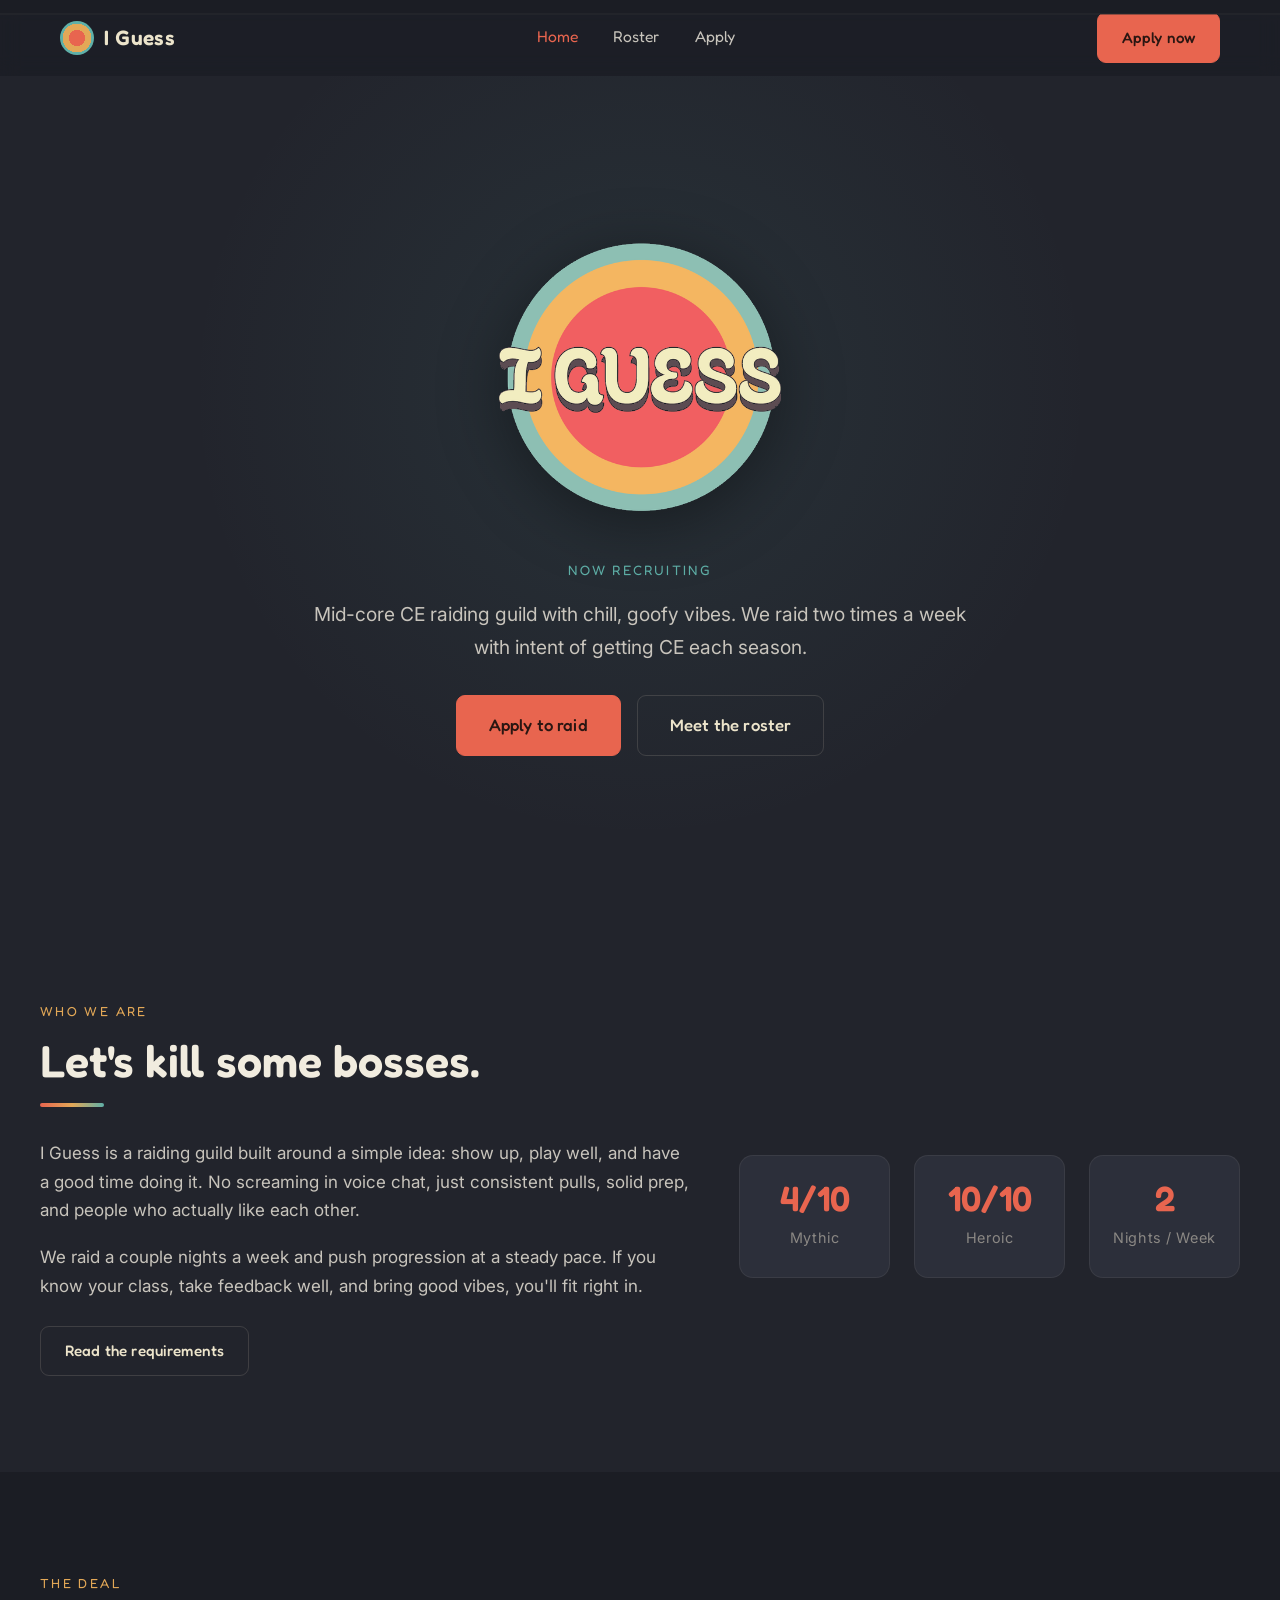
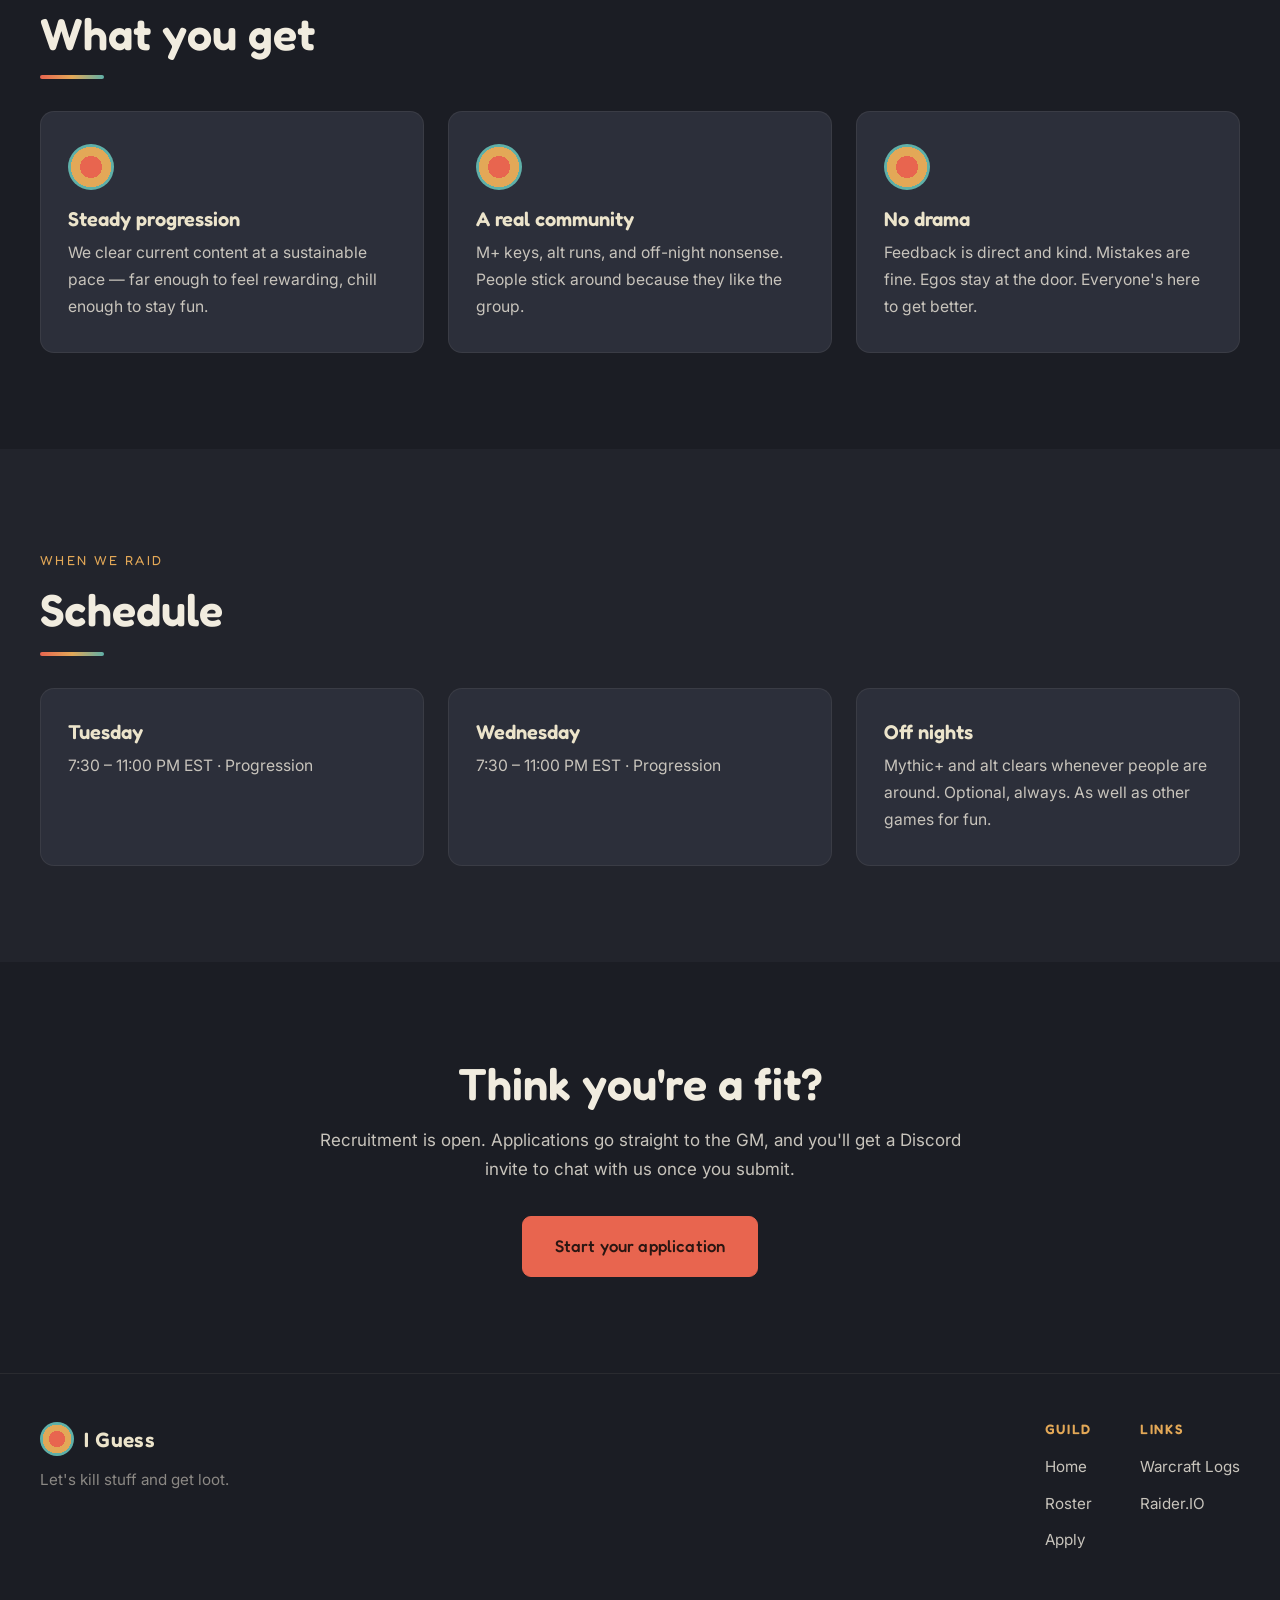
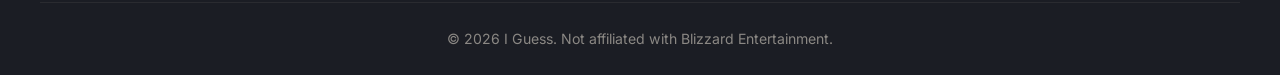
<file: index.html>
<!DOCTYPE html>
<html lang="en">
<head>
  <meta charset="UTF-8">
  <meta name="viewport" content="width=device-width, initial-scale=1.0">
  <meta name="description" content="I Guess — a World of Warcraft raiding guild. Laid-back attitude, serious about progression. Now recruiting.">
  <title>I Guess</title>
  <link rel="icon" href="images/favicon.png">
  <link rel="stylesheet" href="style.css">
  <link rel="preconnect" href="https://fonts.googleapis.com">
  <link rel="preconnect" href="https://fonts.gstatic.com" crossorigin>
  <link href="https://fonts.googleapis.com/css2?family=Fredoka:wght@400;500;600;700&family=Inter:wght@400;500;600&display=swap" rel="stylesheet">
</head>
<body>

  <a href="#main-content" class="skip-link">Skip to main content</a>

  <!-- ===== HEADER ===== -->
  <header id="site-header">
    <div class="header-inner">
      <a href="index.html" class="logo" aria-label="I Guess — home">
        <span class="logo-emblem" aria-hidden="true"></span>
        <span class="logo-text">I Guess</span>
      </a>
      <nav class="main-nav" aria-label="Main navigation">
        <ul>
          <li><a href="index.html" class="nav-link active">Home</a></li>
          <li><a href="roster.html" class="nav-link">Roster</a></li>
          <li><a href="apply.html" class="nav-link">Apply</a></li>
        </ul>
      </nav>
      <div class="header-controls">
        <a href="apply.html" class="btn-primary">Apply now</a>
      </div>
      <button class="mobile-menu-btn" id="mobile-menu-btn"
        aria-label="Open navigation menu" aria-expanded="false" aria-controls="mobile-nav">
        <span></span><span></span><span></span>
      </button>
    </div>
    <nav class="mobile-nav" id="mobile-nav" aria-label="Mobile navigation" aria-hidden="true">
      <ul>
        <li><a href="index.html">Home</a></li>
        <li><a href="roster.html">Roster</a></li>
        <li><a href="apply.html">Apply</a></li>
      </ul>
      <div class="mobile-controls">
        <a href="apply.html" class="btn-primary">Apply now</a>
      </div>
    </nav>
  </header>

  <main id="main-content">

    <!-- ===== HERO ===== -->
    <section class="hero" aria-labelledby="hero-heading">
      <div class="hero-inner" data-reveal>
        <img src="images/iguess-banner.png" alt="I Guess guild logo" class="hero-banner" width="560">
        <h1 class="sr-only" id="hero-heading">I Guess — World of Warcraft raiding guild</h1>
        <p class="hero-eyebrow">Now Recruiting</p>
        <p class="hero-description">
          Mid-core CE raiding guild with chill, goofy vibes. We raid two times a week with intent of getting CE each season.
        </p>
        <div class="hero-cta">
          <a href="apply.html" class="btn-primary btn-large">Apply to raid</a>
          <a href="roster.html" class="btn-ghost btn-large">Meet the roster</a>
        </div>
      </div>
    </section>

    <!-- ===== ABOUT ===== -->
    <section class="section-block" id="about" aria-labelledby="about-heading">
      <div class="section-inner">
        <p class="section-tag">Who we are</p>
        <h2 class="section-title" id="about-heading">Let's kill some bosses.</h2>
        <div class="divider" aria-hidden="true"></div>
        <div class="about-cols">
          <div class="about-text-col">
            <p class="body-text" data-reveal>
              I Guess is a raiding guild built around a simple idea: show up, play well, and have
              a good time doing it. No screaming in voice chat, just consistent pulls, solid prep, 
              and people who actually like each other.
            </p>
            <p class="body-text" data-reveal>
              We raid a couple nights a week and push progression at a steady pace. If you know your
              class, take feedback well, and bring good vibes, you'll fit right in.
            </p>
            <a href="apply.html" class="btn-ghost" style="margin-top:0.5rem;">Read the requirements</a>
          </div>
          <div class="about-stats-col">
            <!-- EDIT: update these to reflect current status -->
            <ul class="stat-list" aria-label="Guild status">
              <li><span class="stat-num">4/10</span><span class="stat-label">Mythic</span></li>
              <li><span class="stat-num">10/10</span><span class="stat-label">Heroic</span></li>
              <li><span class="stat-num">2</span><span class="stat-label">Nights / Week</span></li>
            </ul>
          </div>
        </div>
      </div>
    </section>

    <!-- ===== WHAT WE OFFER ===== -->
    <section class="section-block dark-section" id="offer" aria-labelledby="offer-heading">
      <div class="section-inner">
        <p class="section-tag">The deal</p>
        <h2 class="section-title" id="offer-heading">What you get</h2>
        <div class="divider" aria-hidden="true"></div>
        <div class="feature-grid">
          <article class="feature-card" data-reveal>
            <div class="feature-icon" aria-hidden="true"></div>
            <h3 class="feature-name">Steady progression</h3>
            <p class="feature-desc">We clear current content at a sustainable pace — far enough to feel rewarding, chill enough to stay fun.</p>
          </article>
          <article class="feature-card" data-reveal>
            <div class="feature-icon" aria-hidden="true"></div>
            <h3 class="feature-name">A real community</h3>
            <p class="feature-desc">M+ keys, alt runs, and off-night nonsense. People stick around because they like the group.</p>
          </article>
          <article class="feature-card" data-reveal>
            <div class="feature-icon" aria-hidden="true"></div>
            <h3 class="feature-name">No drama</h3>
            <p class="feature-desc">Feedback is direct and kind. Mistakes are fine. Egos stay at the door. Everyone's here to get better.</p>
          </article>
        </div>
      </div>
    </section>

    <!-- ===== RAID SCHEDULE ===== -->
    <section class="section-block" id="schedule" aria-labelledby="schedule-heading">
      <div class="section-inner">
        <p class="section-tag">When we raid</p>
        <h2 class="section-title" id="schedule-heading">Schedule</h2>
        <div class="divider" aria-hidden="true"></div>
        <div class="feature-grid">
          <!-- EDIT: set your real raid nights/times -->
          <article class="feature-card" data-reveal>
            <h3 class="feature-name">Tuesday</h3>
            <p class="feature-desc">7:30 – 11:00 PM EST · Progression</p>
          </article>
          <article class="feature-card" data-reveal>
            <h3 class="feature-name">Wednesday</h3>
            <p class="feature-desc">7:30 – 11:00 PM EST · Progression</p>
          </article>
          <article class="feature-card" data-reveal>
            <h3 class="feature-name">Off nights</h3>
            <p class="feature-desc">Mythic+ and alt clears whenever people are around. Optional, always. As well as other games for fun.</p>
          </article>
        </div>
      </div>
    </section>

    <!-- ===== CTA ===== -->
    <section class="section-block dark-section" aria-labelledby="cta-heading">
      <div class="section-inner" style="text-align:center;">
        <h2 class="section-title" id="cta-heading" data-reveal>Think you're a fit?</h2>
        <p class="body-text" style="margin:0 auto 2rem;text-align:center;" data-reveal>
          Recruitment is open. Applications go straight to the GM, and you'll get a Discord
          invite to chat with us once you submit.
        </p>
        <a href="apply.html" class="btn-primary btn-large" data-reveal>Start your application</a>
      </div>
    </section>

  </main>

  <!-- ===== FOOTER ===== -->
  <footer id="site-footer">
    <div class="footer-inner">
      <div class="footer-brand">
        <a href="index.html" class="logo" aria-label="I Guess home">
          <span class="logo-emblem" aria-hidden="true"></span>
          <span class="logo-text">I Guess</span>
        </a>
        <p class="footer-tagline">Let's kill stuff and get loot.</p>
      </div>
      <nav class="footer-nav" aria-label="Footer navigation">
        <div class="footer-col">
          <h3 class="footer-heading">Guild</h3>
          <ul>
            <li><a href="index.html">Home</a></li>
            <li><a href="roster.html">Roster</a></li>
            <li><a href="apply.html">Apply</a></li>
          </ul>
        </div>
        <div class="footer-col">
          <h3 class="footer-heading">Links</h3>
          <ul>
            <li><a href="https://www.warcraftlogs.com/guild/us/area-52/i%20guess" target="_blank" rel="noopener noreferrer">Warcraft Logs</a></li>
            <li><a href="https://raider.io/guilds/us/area-52/I%20Guess" target="_blank" rel="noopener noreferrer">Raider.IO</a></li>
          </ul>
        </div>
      </nav>
    </div>
    <div class="footer-bottom">
      <p>&copy; 2026 I Guess. Not affiliated with Blizzard Entertainment.</p>
    </div>
  </footer>

  <script src="script.js"></script>
</body>
</html>
</file>
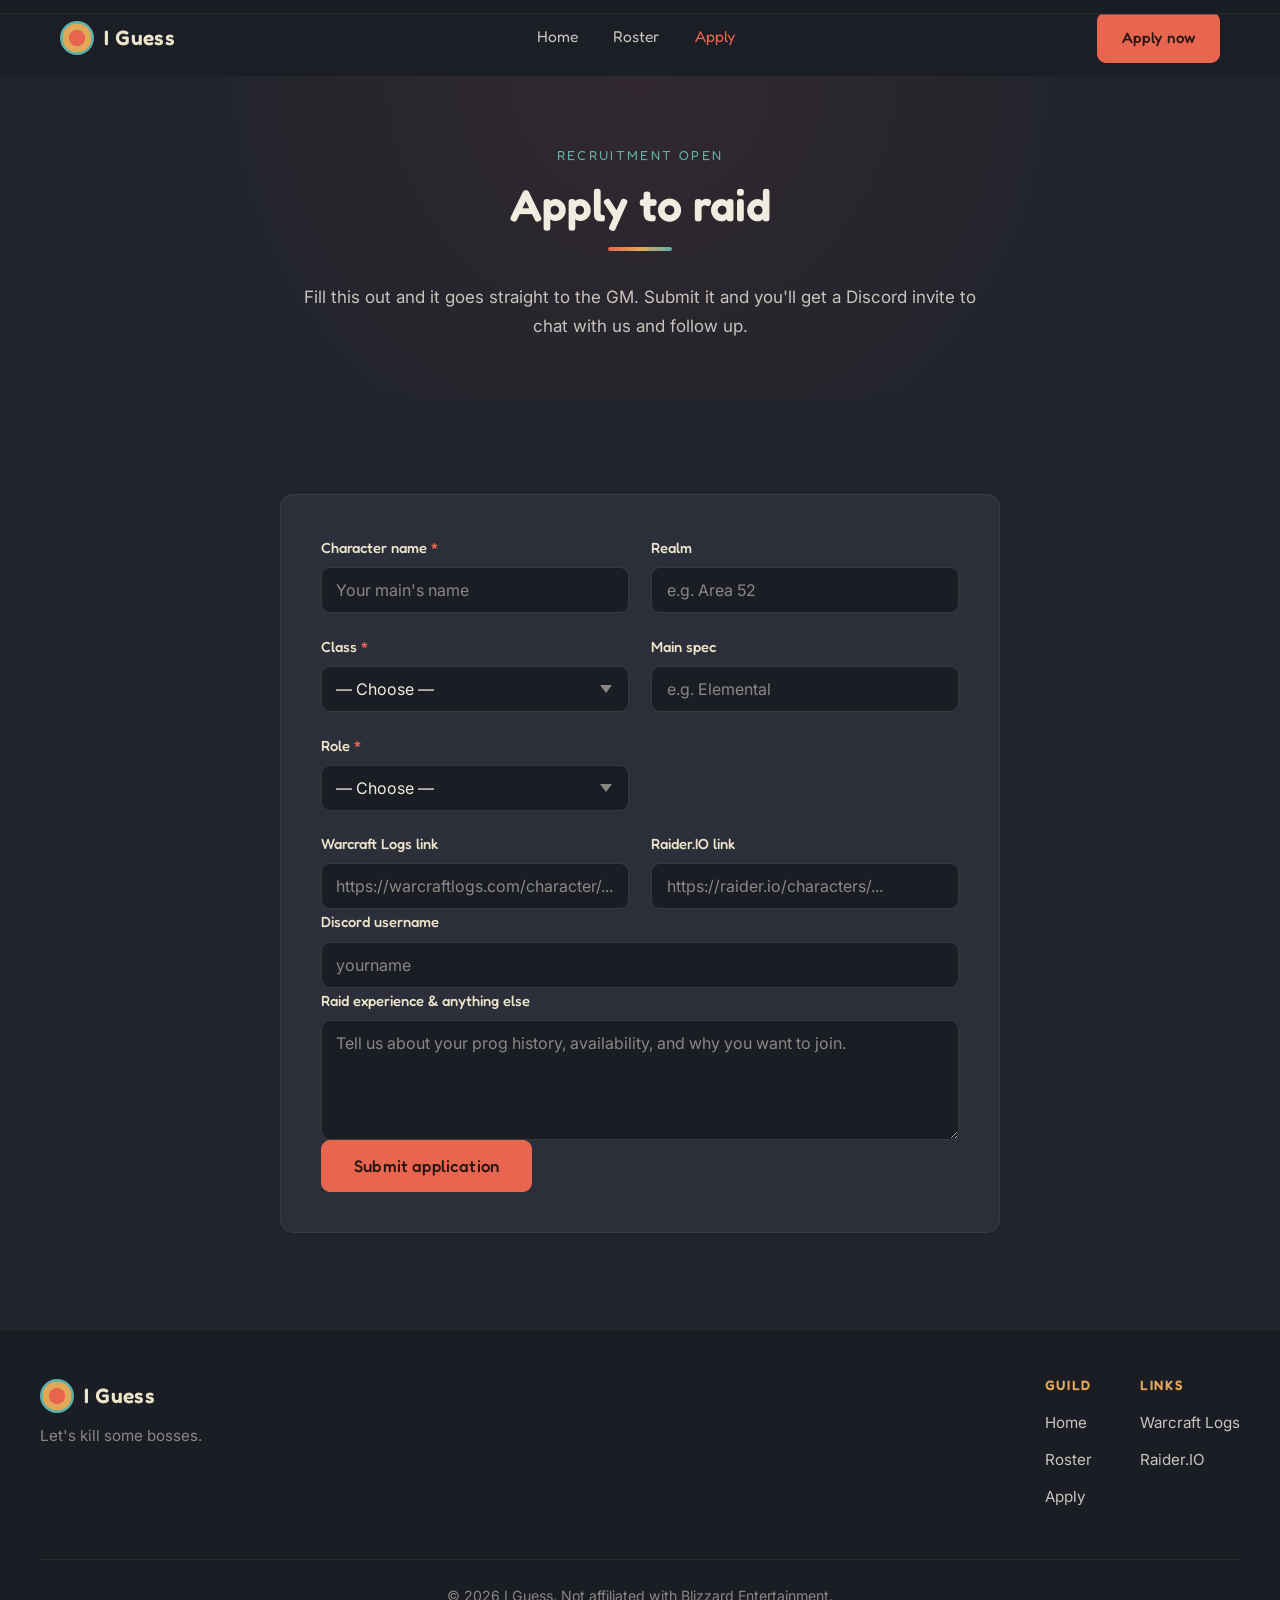
<file: apply.html>
<!DOCTYPE html>
<html lang="en">
<head>
  <meta charset="UTF-8">
  <meta name="viewport" content="width=device-width, initial-scale=1.0">
  <meta name="description" content="Apply to join I Guess — a World of Warcraft raiding guild. Submit your application and get a Discord invite.">
  <title>Apply — I Guess</title>
  <link rel="icon" href="images/favicon.png">
  <link rel="stylesheet" href="style.css">
  <link rel="preconnect" href="https://fonts.googleapis.com">
  <link rel="preconnect" href="https://fonts.gstatic.com" crossorigin>
  <link href="https://fonts.googleapis.com/css2?family=Fredoka:wght@400;500;600;700&family=Inter:wght@400;500;600&display=swap" rel="stylesheet">
</head>
<body>

  <a href="#main-content" class="skip-link">Skip to main content</a>

  <!-- ===== HEADER ===== -->
  <header id="site-header">
    <div class="header-inner">
      <a href="index.html" class="logo" aria-label="I Guess — home">
        <span class="logo-emblem" aria-hidden="true"></span>
        <span class="logo-text">I Guess</span>
      </a>
      <nav class="main-nav" aria-label="Main navigation">
        <ul>
          <li><a href="index.html" class="nav-link">Home</a></li>
          <li><a href="roster.html" class="nav-link">Roster</a></li>
          <li><a href="apply.html" class="nav-link active">Apply</a></li>
        </ul>
      </nav>
      <div class="header-controls">
        <a href="apply.html" class="btn-primary">Apply now</a>
      </div>
      <button class="mobile-menu-btn" id="mobile-menu-btn"
        aria-label="Open navigation menu" aria-expanded="false" aria-controls="mobile-nav">
        <span></span><span></span><span></span>
      </button>
    </div>
    <nav class="mobile-nav" id="mobile-nav" aria-label="Mobile navigation" aria-hidden="true">
      <ul>
        <li><a href="index.html">Home</a></li>
        <li><a href="roster.html">Roster</a></li>
        <li><a href="apply.html">Apply</a></li>
      </ul>
      <div class="mobile-controls">
        <a href="apply.html" class="btn-primary">Apply now</a>
      </div>
    </nav>
  </header>

  <main id="main-content">

    <div class="page-head">
      <p class="section-tag">Recruitment open</p>
      <h1 class="section-title">Apply to raid</h1>
      <div class="divider" aria-hidden="true"></div>
      <p class="body-text">Fill this out and it goes straight to the GM. Submit it and you'll get a Discord invite to chat with us and follow up.</p>
    </div>

    <section class="section-block" aria-label="Application form">
      <div class="form-wrap">

        <form id="application-form" action="https://formspree.io/f/xojowbak" method="POST" novalidate>

          <!-- so the email subject is readable in your inbox -->
          <input type="hidden" name="_subject" value="New I Guess guild application">

          <div class="form-row">
            <div class="form-group">
              <label class="form-label" for="app-character">Character name <span class="req-mark">*</span></label>
              <input class="form-input" type="text" id="app-character" name="character" placeholder="Your main's name" autocomplete="off">
              <span class="field-error" id="app-character-error" role="alert" aria-live="polite"></span>
            </div>
            <div class="form-group">
              <label class="form-label" for="app-realm">Realm</label>
              <input class="form-input" type="text" id="app-realm" name="realm" placeholder="e.g. Area 52" autocomplete="off">
            </div>
          </div>

          <div class="form-row">
            <div class="form-group">
              <label class="form-label" for="app-class">Class <span class="req-mark">*</span></label>
              <select class="form-input form-select" id="app-class" name="class">
                <option value="">— Choose —</option>
                <option>Death Knight</option>
                <option>Demon Hunter</option>
                <option>Druid</option>
                <option>Evoker</option>
                <option>Hunter</option>
                <option>Mage</option>
                <option>Monk</option>
                <option>Paladin</option>
                <option>Priest</option>
                <option>Rogue</option>
                <option>Shaman</option>
                <option>Warlock</option>
                <option>Warrior</option>
              </select>
              <span class="field-error" id="app-class-error" role="alert" aria-live="polite"></span>
            </div>
            <div class="form-group">
              <label class="form-label" for="app-spec">Main spec</label>
              <input class="form-input" type="text" id="app-spec" name="spec" placeholder="e.g. Elemental" autocomplete="off">
            </div>
          </div>

          <div class="form-row">
            <div class="form-group">
              <label class="form-label" for="app-role">Role <span class="req-mark">*</span></label>
              <select class="form-input form-select" id="app-role" name="role">
                <option value="">— Choose —</option>
                <option>Tank</option>
                <option>Healer</option>
                <option>DPS</option>
              </select>
              <span class="field-error" id="app-role-error" role="alert" aria-live="polite"></span>
            </div>
          </div>

          <div class="form-row">
            <div class="form-group">
              <label class="form-label" for="app-logs">Warcraft Logs link</label>
              <input class="form-input" type="url" id="app-logs" name="warcraftlogs" placeholder="https://warcraftlogs.com/character/..." autocomplete="off">
            </div>
            <div class="form-group">
              <label class="form-label" for="app-rio">Raider.IO link</label>
              <input class="form-input" type="url" id="app-rio" name="raiderio" placeholder="https://raider.io/characters/..." autocomplete="off">
            </div>
          </div>

          <div class="form-group">
            <label class="form-label" for="app-discord">Discord username</label>
            <input class="form-input" type="text" id="app-discord" name="discord" placeholder="yourname" autocomplete="off">
          </div>

          <div class="form-group">
            <label class="form-label" for="app-experience">Raid experience &amp; anything else</label>
            <textarea class="form-input" id="app-experience" name="experience" placeholder="Tell us about your prog history, availability, and why you want to join."></textarea>
          </div>

          <span class="field-error" id="form-submit-error" role="alert" aria-live="polite"></span>
          <button type="submit" class="btn-primary btn-large form-submit">Submit application</button>
        </form>

        <!-- success / discord reveal -->
        <div class="form-success" id="form-success" role="status" aria-live="polite" tabindex="-1" hidden>
          <h3>Application sent.</h3>
          <p>Thanks — the GM has it. Jump into our Discord so we can follow up with you.</p>
          <a class="discord-btn" href="https://discord.gg/3T22qXD7Dx" target="_blank" rel="noopener noreferrer">
            <svg class="discord-icon" viewBox="0 0 24 24" aria-hidden="true"><path d="M20.317 4.37a19.791 19.791 0 00-4.885-1.515.074.074 0 00-.079.037c-.21.375-.444.864-.608 1.25a18.27 18.27 0 00-5.487 0 12.64 12.64 0 00-.617-1.25.077.077 0 00-.079-.037A19.736 19.736 0 003.677 4.37a.07.07 0 00-.032.027C.533 9.046-.32 13.58.099 18.057a.082.082 0 00.031.057 19.9 19.9 0 005.993 3.03.078.078 0 00.084-.028 14.09 14.09 0 001.226-1.994.076.076 0 00-.041-.106 13.107 13.107 0 01-1.872-.892.077.077 0 01-.008-.128 10.2 10.2 0 00.372-.292.074.074 0 01.077-.01c3.928 1.793 8.18 1.793 12.062 0a.074.074 0 01.078.01c.12.098.246.198.373.292a.077.077 0 01-.006.127 12.299 12.299 0 01-1.873.892.077.077 0 00-.041.107c.36.698.772 1.362 1.225 1.993a.076.076 0 00.084.028 19.839 19.839 0 006.002-3.03.077.077 0 00.032-.054c.5-5.177-.838-9.674-3.549-13.66a.061.061 0 00-.031-.03zM8.02 15.33c-1.183 0-2.157-1.085-2.157-2.419 0-1.333.956-2.419 2.157-2.419 1.21 0 2.176 1.096 2.157 2.42 0 1.333-.956 2.418-2.157 2.418zm7.975 0c-1.183 0-2.157-1.085-2.157-2.419 0-1.333.955-2.419 2.157-2.419 1.21 0 2.176 1.096 2.157 2.42 0 1.333-.946 2.418-2.157 2.418z"/></svg>
            Join the Discord
          </a>
        </div>

      </div>
    </section>

  </main>

  <!-- ===== FOOTER ===== -->
  <footer id="site-footer">
    <div class="footer-inner">
      <div class="footer-brand">
        <a href="index.html" class="logo" aria-label="I Guess home">
          <span class="logo-emblem" aria-hidden="true"></span>
          <span class="logo-text">I Guess</span>
        </a>
        <p class="footer-tagline">Let's kill some bosses.</p>
      </div>
      <nav class="footer-nav" aria-label="Footer navigation">
        <div class="footer-col">
          <h3 class="footer-heading">Guild</h3>
          <ul>
            <li><a href="index.html">Home</a></li>
            <li><a href="roster.html">Roster</a></li>
            <li><a href="apply.html">Apply</a></li>
          </ul>
        </div>
        <div class="footer-col">
          <h3 class="footer-heading">Links</h3>
          <ul>
            <li><a href="https://www.warcraftlogs.com/guild/us/area-52/i%20guess" target="_blank" rel="noopener noreferrer">Warcraft Logs</a></li>
            <li><a href="https://raider.io/guilds/us/area-52/I%20Guess" target="_blank" rel="noopener noreferrer">Raider.IO</a></li>
          </ul>
        </div>
      </nav>
    </div>
    <div class="footer-bottom">
      <p>&copy; 2026 I Guess. Not affiliated with Blizzard Entertainment.</p>
    </div>
  </footer>

  <script src="script.js"></script>
</body>
</html>
</file>
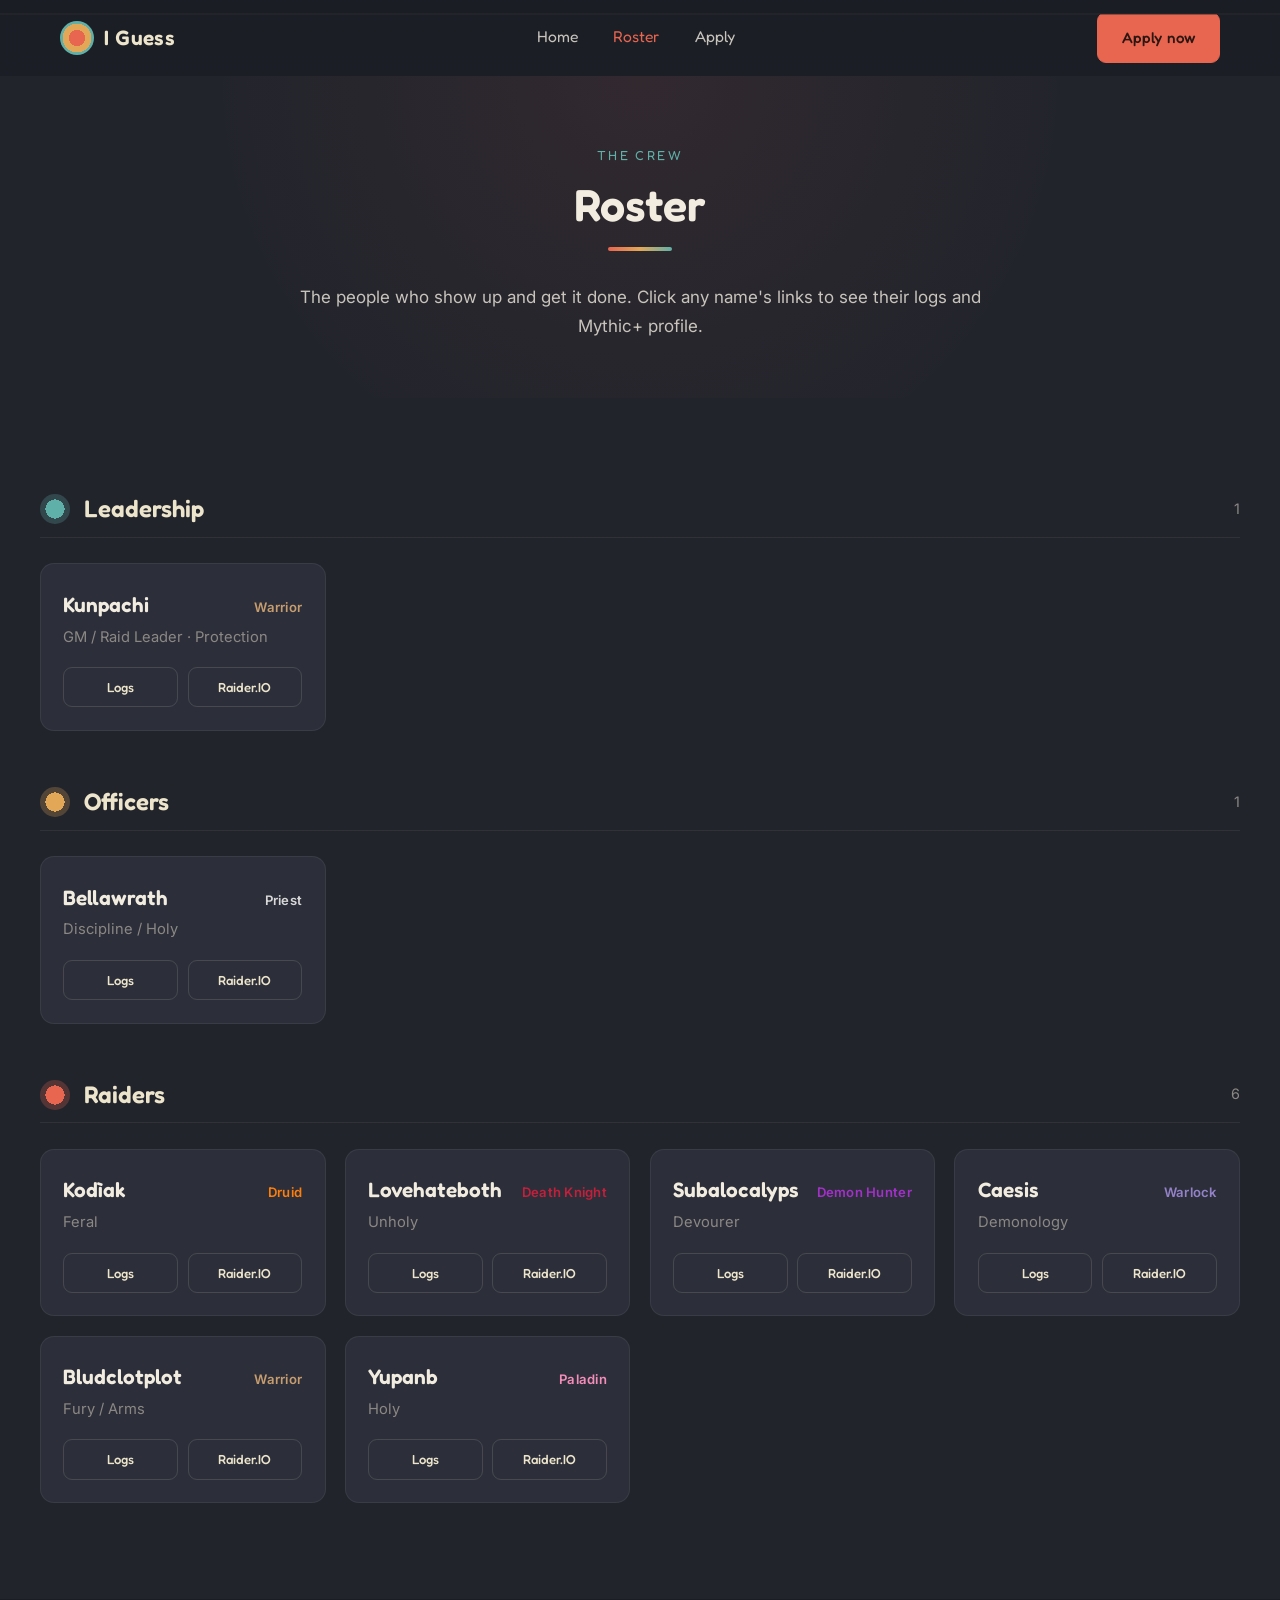
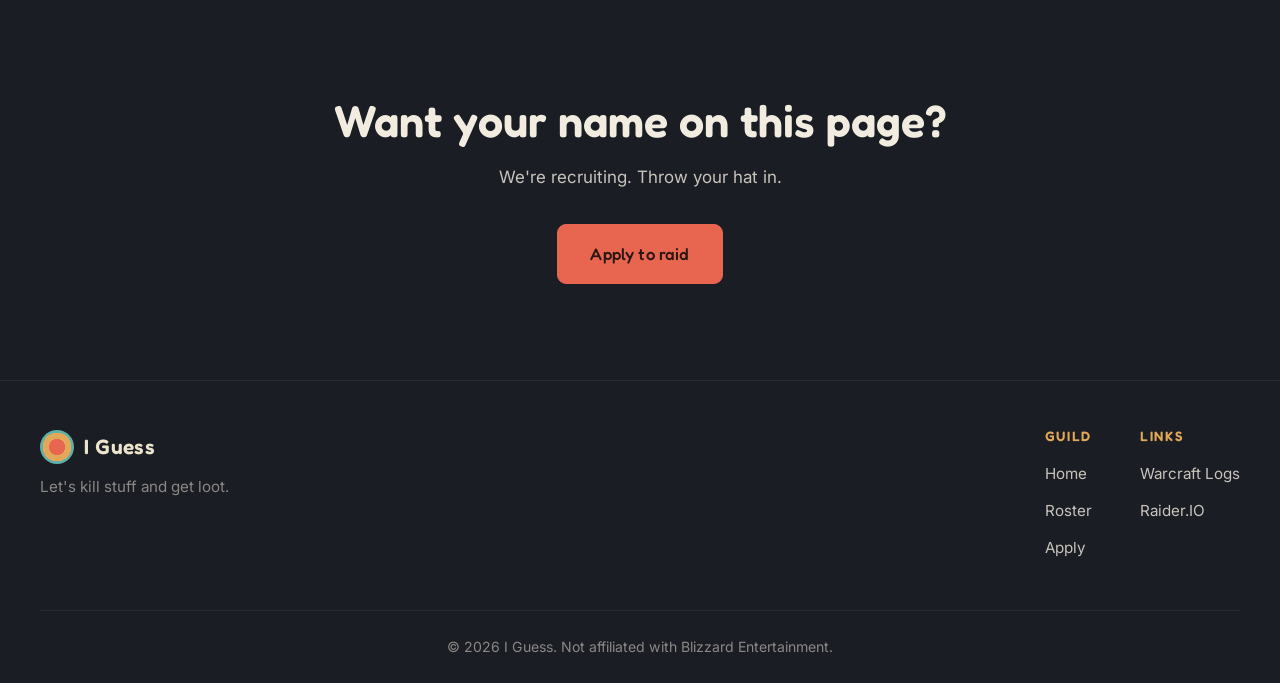
<file: roster.html>
<!DOCTYPE html>
<html lang="en">
<head>
  <meta charset="UTF-8">
  <meta name="viewport" content="width=device-width, initial-scale=1.0">
  <meta name="description" content="The I Guess raid roster — meet our raiders and view their Warcraft Logs and Raider.IO profiles.">
  <title>Roster — I Guess</title>
  <link rel="icon" href="images/favicon.png">
  <link rel="stylesheet" href="style.css">
  <link rel="preconnect" href="https://fonts.googleapis.com">
  <link rel="preconnect" href="https://fonts.gstatic.com" crossorigin>
  <link href="https://fonts.googleapis.com/css2?family=Fredoka:wght@400;500;600;700&family=Inter:wght@400;500;600&display=swap" rel="stylesheet">
</head>
<body>

  <a href="#main-content" class="skip-link">Skip to main content</a>

  <!-- ===== HEADER ===== -->
  <header id="site-header">
    <div class="header-inner">
      <a href="index.html" class="logo" aria-label="I Guess — home">
        <span class="logo-emblem" aria-hidden="true"></span>
        <span class="logo-text">I Guess</span>
      </a>
      <nav class="main-nav" aria-label="Main navigation">
        <ul>
          <li><a href="index.html" class="nav-link">Home</a></li>
          <li><a href="roster.html" class="nav-link active">Roster</a></li>
          <li><a href="apply.html" class="nav-link">Apply</a></li>
        </ul>
      </nav>
      <div class="header-controls">
        <a href="apply.html" class="btn-primary">Apply now</a>
      </div>
      <button class="mobile-menu-btn" id="mobile-menu-btn"
        aria-label="Open navigation menu" aria-expanded="false" aria-controls="mobile-nav">
        <span></span><span></span><span></span>
      </button>
    </div>
    <nav class="mobile-nav" id="mobile-nav" aria-label="Mobile navigation" aria-hidden="true">
      <ul>
        <li><a href="index.html">Home</a></li>
        <li><a href="roster.html">Roster</a></li>
        <li><a href="apply.html">Apply</a></li>
      </ul>
      <div class="mobile-controls">
        <a href="apply.html" class="btn-primary">Apply now</a>
      </div>
    </nav>
  </header>

  <main id="main-content">

    <div class="page-head">
      <p class="section-tag">The crew</p>
      <h1 class="section-title">Roster</h1>
      <div class="divider" aria-hidden="true"></div>
      <p class="body-text">The people who show up and get it done. Click any name's links to see their logs and Mythic+ profile.</p>
    </div>

    <!--
    ============================================================
      HOW TO ADD / EDIT A MEMBER
    ============================================================
      Copy one .member-card block and paste it into the right
      rank group (Leadership / Officers / Raiders). Then change:

        1. member-name      -> their character name
        2. member-class     -> their class; set the c-CLASS color
                               class on the same span. Options:
                               c-deathknight c-demonhunter c-druid
                               c-evoker c-hunter c-mage c-monk
                               c-paladin c-priest c-rogue c-shaman
                               c-warlock c-warrior
        3. member-spec      -> their spec, e.g. "Elemental"
        4. logs link  href  -> their Warcraft Logs character URL
        5. rio link   href  -> their Raider.IO character URL

      Update the role-count number to match how many are in a group.
    ============================================================
    -->

    <section class="section-block" aria-label="Raid roster">
      <div class="section-inner">

        <!-- ========== LEADERSHIP ========== -->
        <div class="role-group">
          <div class="role-header">
            <span class="role-badge tank" aria-hidden="true"></span>
            <h2 class="role-title">Leadership</h2>
            <span class="role-count">1</span>
          </div>
          <div class="roster-grid">

            <article class="member-card">
              <div class="member-top">
                <span class="member-name">Kunpachi</span>
                <span class="member-class c-warrior">Warrior</span>
              </div>
              <p class="member-spec">GM / Raid Leader · Protection</p>
              <div class="member-links">
                <a class="member-link logs" href="https://www.warcraftlogs.com/character/US/Stormrage/Kunpachi" target="_blank" rel="noopener noreferrer">Logs</a>
                <a class="member-link rio" href="https://raider.io/characters/us/stormrage/Kunpachi" target="_blank" rel="noopener noreferrer">Raider.IO</a>
              </div>
            </article>

          </div>
        </div>

        <!-- ========== OFFICERS ========== -->
        <div class="role-group">
          <div class="role-header">
            <span class="role-badge healer" aria-hidden="true"></span>
            <h2 class="role-title">Officers</h2>
            <span class="role-count">1</span>
          </div>
          <div class="roster-grid">

            <article class="member-card">
              <div class="member-top">
                <span class="member-name">Bellawrath</span>
                <span class="member-class c-priest">Priest</span>
              </div>
              <p class="member-spec">Discipline / Holy</p>
              <div class="member-links">
                <a class="member-link logs" href="https://www.warcraftlogs.com/character/us/tichondrius/bellawrath" target="_blank" rel="noopener noreferrer">Logs</a>
                <a class="member-link rio" href="https://raider.io/characters/us/tichondrius/Bellawrath" target="_blank" rel="noopener noreferrer">Raider.IO</a>
              </div>
            </article>

          </div>
        </div>

        <!-- ========== RAIDERS ========== -->
        <div class="role-group">
          <div class="role-header">
            <span class="role-badge dps" aria-hidden="true"></span>
            <h2 class="role-title">Raiders</h2>
            <span class="role-count">6</span>
          </div>
          <div class="roster-grid">

            <article class="member-card">
              <div class="member-top">
                <span class="member-name">Kodìak</span>
                <span class="member-class c-druid">Druid</span>
              </div>
              <p class="member-spec">Feral</p>
              <div class="member-links">
                <a class="member-link logs" href="https://www.warcraftlogs.com/character/US/Mal'Ganis/Kodìak" target="_blank" rel="noopener noreferrer">Logs</a>
                <a class="member-link rio" href="https://raider.io/characters/us/malganis/Kodìak" target="_blank" rel="noopener noreferrer">Raider.IO</a>
              </div>
            </article>

            <article class="member-card">
              <div class="member-top">
                <span class="member-name">Lovehateboth</span>
                <span class="member-class c-deathknight">Death Knight</span>
              </div>
              <p class="member-spec">Unholy</p>
              <div class="member-links">
                <a class="member-link logs" href="https://www.warcraftlogs.com/character/US/Hyjal/Lovehateboth" target="_blank" rel="noopener noreferrer">Logs</a>
                <a class="member-link rio" href="https://raider.io/characters/us/hyjal/Lovehateboth" target="_blank" rel="noopener noreferrer">Raider.IO</a>
              </div>
            </article>

            <article class="member-card">
              <div class="member-top">
                <span class="member-name">Subalocalyps</span>
                <span class="member-class c-demonhunter">Demon Hunter</span>
              </div>
              <p class="member-spec">Devourer</p>
              <div class="member-links">
                <a class="member-link logs" href="https://www.warcraftlogs.com/character/US/Mal'Ganis/Subalocalyps" target="_blank" rel="noopener noreferrer">Logs</a>
                <a class="member-link rio" href="https://raider.io/characters/us/malganis/Subalocalyps" target="_blank" rel="noopener noreferrer">Raider.IO</a>
              </div>
            </article>

            <article class="member-card">
              <div class="member-top">
                <span class="member-name">Caesis</span>
                <span class="member-class c-warlock">Warlock</span>
              </div>
              <p class="member-spec">Demonology</p>
              <div class="member-links">
                <a class="member-link logs" href="https://www.warcraftlogs.com/character/US/Illidan/Caesis" target="_blank" rel="noopener noreferrer">Logs</a>
                <a class="member-link rio" href="https://raider.io/characters/us/illidan/Caesis" target="_blank" rel="noopener noreferrer">Raider.IO</a>
              </div>
            </article>

            <article class="member-card">
              <div class="member-top">
                <span class="member-name">Bludclotplot</span>
                <span class="member-class c-warrior">Warrior</span>
              </div>
              <p class="member-spec">Fury / Arms</p>
              <div class="member-links">
                <a class="member-link logs" href="https://www.warcraftlogs.com/character/US/Tichondrius/Bludclotplot" target="_blank" rel="noopener noreferrer">Logs</a>
                <a class="member-link rio" href="https://raider.io/characters/us/tichondrius/Bludclotplot" target="_blank" rel="noopener noreferrer">Raider.IO</a>
              </div>
            </article>

            <article class="member-card">
              <div class="member-top">
                <span class="member-name">Yupanb</span>
                <span class="member-class c-paladin">Paladin</span>
              </div>
              <p class="member-spec">Holy</p>
              <div class="member-links">
                <a class="member-link logs" href="https://www.warcraftlogs.com/character/id/106329185" target="_blank" rel="noopener noreferrer">Logs</a>
                <a class="member-link rio" href="https://raider.io/characters/us/area-52/Yupanb" target="_blank" rel="noopener noreferrer">Raider.IO</a>
              </div>
            </article>

          </div>
        </div>

      </div>
    </section>

    <!-- ===== CTA ===== -->
    <section class="section-block dark-section" aria-labelledby="cta-heading">
      <div class="section-inner" style="text-align:center;">
        <h2 class="section-title" id="cta-heading">Want your name on this page?</h2>
        <p class="body-text" style="margin:0 auto 2rem;text-align:center;">We're recruiting. Throw your hat in.</p>
        <a href="apply.html" class="btn-primary btn-large">Apply to raid</a>
      </div>
    </section>

  </main>

  <!-- ===== FOOTER ===== -->
  <footer id="site-footer">
    <div class="footer-inner">
      <div class="footer-brand">
        <a href="index.html" class="logo" aria-label="I Guess home">
          <span class="logo-emblem" aria-hidden="true"></span>
          <span class="logo-text">I Guess</span>
        </a>
        <p class="footer-tagline">Let's kill stuff and get loot.</p>
      </div>
      <nav class="footer-nav" aria-label="Footer navigation">
        <div class="footer-col">
          <h3 class="footer-heading">Guild</h3>
          <ul>
            <li><a href="index.html">Home</a></li>
            <li><a href="roster.html">Roster</a></li>
            <li><a href="apply.html">Apply</a></li>
          </ul>
        </div>
        <div class="footer-col">
          <h3 class="footer-heading">Links</h3>
          <ul>
            <li><a href="https://www.warcraftlogs.com/guild/us/area-52/i%20guess" target="_blank" rel="noopener noreferrer">Warcraft Logs</a></li>
            <li><a href="https://raider.io/guilds/us/area-52/I%20Guess" target="_blank" rel="noopener noreferrer">Raider.IO</a></li>
          </ul>
        </div>
      </nav>
    </div>
    <div class="footer-bottom">
      <p>&copy; 2026 I Guess. Not affiliated with Blizzard Entertainment.</p>
    </div>
  </footer>

  <script src="script.js"></script>
</body>
</html>
</file>
<file: style.css>
/* ============================================================
   I Guess — Guild Site
   Retro-muted theme grounded on charcoal.
   ============================================================ */

:root {
  /* ---- Backgrounds ---- */
  --color-bg:          #22242c;
  --color-bg-mid:      #262934;
  --color-bg-dark:     #1b1d24;
  --color-bg-card:     #2c2f3a;
  --color-bg-card2:    #333744;
  --color-surface:     #2c2f3a;

  /* ---- Accents (from the logo, muted) ---- */
  --color-coral:       #e8654f;
  --color-coral-lit:   #f07a64;
  --color-teal:        #5fb0a8;
  --color-amber:       #e3a857;
  --color-cream:       #ece4cb;

  /* ---- Text ---- */
  --color-text:        #c8c4bc;
  --color-text-dim:    #8b8884;
  --color-text-bright: #f1ecdf;

  /* ---- Lines ---- */
  --color-border:      rgba(236,228,203,0.14);
  --color-border-dim:  rgba(236,228,203,0.07);

  --header-h:          76px;
  --font-display:      'Fredoka', 'Trebuchet MS', sans-serif;
  --font-body:         'Inter', system-ui, -apple-system, sans-serif;
  --max-w:             1240px;
  --section-pad:       96px 40px;
  --radius:            14px;
  --radius-sm:         9px;
  --transition:        0.2s ease;
  --shadow-card:       0 10px 36px rgba(0,0,0,0.32);
}

/* ============================================================
   RESET & BASE
   ============================================================ */
*, *::before, *::after { margin: 0; padding: 0; box-sizing: border-box; }

html {
  scroll-behavior: smooth;
  font-size: 16px;
  -webkit-text-size-adjust: 100%;
}

body {
  font-family: var(--font-body);
  font-size: 1.0625rem;
  line-height: 1.7;
  background-color: var(--color-bg);
  color: var(--color-text);
  overflow-x: hidden;
}

img, picture, video, canvas, svg { display: block; max-width: 100%; }
a { color: inherit; text-decoration: none; }
ul, ol { list-style: none; }

h1, h2, h3, h4, h5, h6 {
  font-family: var(--font-display);
  color: var(--color-text-bright);
  line-height: 1.15;
  font-weight: 600;
}

.sr-only {
  position: absolute;
  width: 1px; height: 1px;
  padding: 0; margin: -1px;
  overflow: hidden;
  clip: rect(0,0,0,0);
  white-space: nowrap;
  border: 0;
}

.skip-link {
  position: absolute;
  left: -999px;
  top: 0;
  background: var(--color-coral);
  color: #fff;
  padding: 0.6rem 1.2rem;
  border-radius: 0 0 var(--radius-sm) 0;
  z-index: 2000;
  font-weight: 600;
}
.skip-link:focus { left: 0; }

:focus-visible {
  outline: 2px solid var(--color-amber);
  outline-offset: 3px;
}

/* ============================================================
   BUTTONS
   ============================================================ */
.btn-primary, .btn-ghost {
  display: inline-flex;
  align-items: center;
  justify-content: center;
  gap: 0.5rem;
  font-family: var(--font-display);
  font-weight: 500;
  font-size: 0.95rem;
  letter-spacing: 0.01em;
  padding: 0.7rem 1.5rem;
  border-radius: var(--radius-sm);
  cursor: pointer;
  border: 1.5px solid transparent;
  transition: transform var(--transition), background var(--transition), border-color var(--transition), color var(--transition);
  white-space: nowrap;
}

.btn-primary {
  background: var(--color-coral);
  color: #2a1612;
  border-color: var(--color-coral);
}
.btn-primary:hover {
  background: var(--color-coral-lit);
  border-color: var(--color-coral-lit);
  transform: translateY(-2px);
}

.btn-ghost {
  background: transparent;
  color: var(--color-cream);
  border-color: var(--color-border);
}
.btn-ghost:hover {
  border-color: var(--color-cream);
  background: rgba(236,228,203,0.06);
  transform: translateY(-2px);
}

.btn-large { padding: 0.95rem 2rem; font-size: 1.05rem; }

/* ============================================================
   HEADER
   ============================================================ */
#site-header {
  position: fixed;
  top: 0; left: 0; right: 0;
  height: var(--header-h);
  z-index: 1000;
  background: rgba(27,29,36,0.7);
  backdrop-filter: blur(10px);
  border-bottom: 1px solid transparent;
  transition: background var(--transition), border-color var(--transition);
}
#site-header.scrolled {
  background: rgba(27,29,36,0.96);
  border-bottom-color: var(--color-border-dim);
}

.header-inner {
  max-width: var(--max-w);
  height: 100%;
  margin: 0 auto;
  padding: 0 40px;
  display: flex;
  align-items: center;
  justify-content: space-between;
  gap: 2rem;
}

.logo {
  display: flex;
  align-items: center;
  gap: 0.65rem;
  font-family: var(--font-display);
  font-weight: 600;
  font-size: 1.3rem;
  color: var(--color-cream);
}
.logo-emblem {
  width: 34px; height: 34px;
  border-radius: 50%;
  display: inline-block;
  background:
    radial-gradient(circle at center,
      var(--color-coral) 0 34%,
      var(--color-amber) 34% 60%,
      var(--color-teal)  60% 100%);
  flex-shrink: 0;
}
.logo-text { letter-spacing: 0.02em; }

.main-nav ul { display: flex; gap: 0.4rem; }
.nav-link {
  display: block;
  padding: 0.5rem 0.9rem;
  font-family: var(--font-display);
  font-weight: 400;
  font-size: 0.98rem;
  color: var(--color-text);
  border-radius: var(--radius-sm);
  transition: color var(--transition), background var(--transition);
}
.nav-link:hover { color: var(--color-cream); background: rgba(236,228,203,0.05); }
.nav-link.active { color: var(--color-coral); }

.header-controls { display: flex; align-items: center; gap: 0.75rem; }

.mobile-menu-btn {
  display: none;
  flex-direction: column;
  gap: 5px;
  width: 30px; height: 24px;
  background: none; border: none;
  cursor: pointer;
  padding: 0;
}
.mobile-menu-btn span {
  display: block;
  height: 2px; width: 100%;
  background: var(--color-cream);
  border-radius: 2px;
  transition: transform var(--transition), opacity var(--transition);
}
.mobile-menu-btn.open span:nth-child(1) { transform: translateY(7px) rotate(45deg); }
.mobile-menu-btn.open span:nth-child(2) { opacity: 0; }
.mobile-menu-btn.open span:nth-child(3) { transform: translateY(-7px) rotate(-45deg); }

/* Mobile drawer */
.mobile-nav {
  position: fixed;
  top: var(--header-h); left: 0; right: 0;
  background: var(--color-bg-dark);
  border-bottom: 1px solid var(--color-border-dim);
  transform: translateY(-120%);
  transition: transform 0.3s ease;
  z-index: 999;
  padding: 1.5rem 40px 2rem;
}
.mobile-nav.open { transform: translateY(0); }
.mobile-nav ul { display: flex; flex-direction: column; gap: 0.4rem; margin-bottom: 1.4rem; }
.mobile-nav a {
  display: block;
  padding: 0.7rem 0.5rem;
  font-family: var(--font-display);
  font-size: 1.1rem;
  color: var(--color-text);
  border-bottom: 1px solid var(--color-border-dim);
}
.mobile-nav a:hover { color: var(--color-coral); }
.mobile-controls { display: flex; gap: 0.75rem; }
.mobile-controls .btn-primary, .mobile-controls .btn-ghost { flex: 1; }

/* ============================================================
   LAYOUT HELPERS
   ============================================================ */
main { padding-top: var(--header-h); }

.section-block { padding: var(--section-pad); }
.section-inner { max-width: var(--max-w); margin: 0 auto; }
.dark-section { background: var(--color-bg-dark); }

.section-tag {
  display: inline-block;
  font-family: var(--font-display);
  font-size: 0.82rem;
  letter-spacing: 0.18em;
  text-transform: uppercase;
  color: var(--color-amber);
  margin-bottom: 0.8rem;
}
.section-title {
  font-size: clamp(1.9rem, 4vw, 2.8rem);
  color: var(--color-text-bright);
  margin-bottom: 1rem;
}
.divider {
  width: 64px; height: 4px;
  border-radius: 4px;
  background: linear-gradient(90deg, var(--color-coral), var(--color-amber), var(--color-teal));
  margin-bottom: 2rem;
}
.body-text { margin-bottom: 1.1rem; color: var(--color-text); max-width: 62ch; }

/* ============================================================
   HERO
   ============================================================ */
.hero {
  position: relative;
  min-height: calc(100vh - var(--header-h));
  display: flex;
  align-items: center;
  justify-content: center;
  text-align: center;
  overflow: hidden;
  padding: 4rem 40px;
  background:
    radial-gradient(circle at 50% 38%, rgba(95,176,168,0.10), transparent 55%),
    var(--color-bg);
}

/* concentric ring backdrop echoing the logo */
.hero-rings {
  position: absolute;
  top: 42%; left: 50%;
  transform: translate(-50%, -50%);
  width: min(82vw, 660px);
  aspect-ratio: 1;
  border-radius: 50%;
  background:
    radial-gradient(circle at center,
      rgba(232,101,79,0.16)  0 32%,
      rgba(227,168,87,0.14) 32% 56%,
      rgba(95,176,168,0.12) 56% 78%,
      transparent           78% 100%);
  filter: blur(2px);
  pointer-events: none;
  z-index: 0;
}

.hero-inner { position: relative; z-index: 2; max-width: 760px; }
.hero-banner {
  width: min(86vw, 560px);
  margin: 0 auto 1.5rem;
  filter: drop-shadow(0 12px 32px rgba(0,0,0,0.4));
}
.hero-eyebrow {
  font-family: var(--font-display);
  letter-spacing: 0.16em;
  text-transform: uppercase;
  font-size: 0.85rem;
  color: var(--color-teal);
  margin-bottom: 1rem;
}
.hero-description {
  font-size: 1.2rem;
  color: var(--color-text);
  max-width: 56ch;
  margin: 0 auto 2rem;
}
.hero-cta { display: flex; gap: 1rem; justify-content: center; flex-wrap: wrap; }

/* ============================================================
   STAT STRIP (raid status)
   ============================================================ */
.stat-list {
  display: grid;
  grid-template-columns: repeat(auto-fit, minmax(150px, 1fr));
  gap: 1.5rem;
  margin-top: 1rem;
}
.stat-list li {
  background: var(--color-bg-card);
  border: 1px solid var(--color-border-dim);
  border-radius: var(--radius);
  padding: 1.6rem 1.2rem;
  text-align: center;
}
.stat-num {
  display: block;
  font-family: var(--font-display);
  font-size: 2.2rem;
  font-weight: 600;
  color: var(--color-coral);
  line-height: 1;
  margin-bottom: 0.4rem;
}
.stat-label {
  font-size: 0.9rem;
  color: var(--color-text-dim);
  letter-spacing: 0.04em;
}

/* ============================================================
   ABOUT / TWO-COL
   ============================================================ */
.about-cols {
  display: grid;
  grid-template-columns: 1.3fr 1fr;
  gap: 3rem;
  align-items: start;
}

/* ============================================================
   FEATURE / INFO CARDS
   ============================================================ */
.feature-grid {
  display: grid;
  grid-template-columns: repeat(auto-fit, minmax(260px, 1fr));
  gap: 1.5rem;
}
.feature-card {
  background: var(--color-bg-card);
  border: 1px solid var(--color-border-dim);
  border-radius: var(--radius);
  padding: 2rem 1.7rem;
  transition: transform var(--transition), border-color var(--transition);
}
.feature-card:hover { transform: translateY(-4px); border-color: var(--color-border); }
.feature-icon {
  width: 46px; height: 46px;
  border-radius: 50%;
  margin-bottom: 1.1rem;
  background:
    radial-gradient(circle at center,
      var(--color-coral) 0 34%,
      var(--color-amber) 34% 62%,
      var(--color-teal)  62% 100%);
}
.feature-name { font-size: 1.25rem; margin-bottom: 0.6rem; color: var(--color-cream); }
.feature-desc { color: var(--color-text); font-size: 0.98rem; }

/* ============================================================
   ROSTER
   ============================================================ */
.role-group { margin-bottom: 3.5rem; }
.role-group:last-child { margin-bottom: 0; }

.role-header {
  display: flex;
  align-items: center;
  gap: 0.9rem;
  margin-bottom: 1.6rem;
  padding-bottom: 0.8rem;
  border-bottom: 1px solid var(--color-border-dim);
}
.role-badge {
  width: 30px; height: 30px;
  border-radius: 50%;
  flex-shrink: 0;
}
.role-badge.tank   { background: radial-gradient(circle, var(--color-teal) 0 45%, rgba(95,176,168,0.25) 45% 100%); }
.role-badge.healer { background: radial-gradient(circle, var(--color-amber) 0 45%, rgba(227,168,87,0.25) 45% 100%); }
.role-badge.dps    { background: radial-gradient(circle, var(--color-coral) 0 45%, rgba(232,101,79,0.25) 45% 100%); }
.role-title { font-size: 1.5rem; color: var(--color-cream); }
.role-count {
  margin-left: auto;
  font-family: var(--font-body);
  font-size: 0.9rem;
  color: var(--color-text-dim);
}

.roster-grid {
  display: grid;
  grid-template-columns: repeat(auto-fill, minmax(250px, 1fr));
  gap: 1.2rem;
}

.member-card {
  background: var(--color-bg-card);
  border: 1px solid var(--color-border-dim);
  border-radius: var(--radius);
  padding: 1.4rem;
  display: flex;
  flex-direction: column;
  transition: transform var(--transition), border-color var(--transition);
}
.member-card:hover { transform: translateY(-3px); border-color: var(--color-border); }

.member-top { display: flex; align-items: baseline; justify-content: space-between; gap: 0.5rem; }
.member-name {
  font-family: var(--font-display);
  font-size: 1.3rem;
  font-weight: 600;
  color: var(--color-text-bright);
}
.member-class {
  font-size: 0.82rem;
  font-weight: 600;
  letter-spacing: 0.02em;
}
.member-spec {
  color: var(--color-text-dim);
  font-size: 0.92rem;
  margin: 0.15rem 0 1.1rem;
}
.member-links { display: flex; gap: 0.6rem; margin-top: auto; }
.member-link {
  flex: 1;
  text-align: center;
  font-family: var(--font-display);
  font-size: 0.82rem;
  font-weight: 500;
  padding: 0.5rem 0.4rem;
  border-radius: var(--radius-sm);
  border: 1.5px solid var(--color-border);
  color: var(--color-cream);
  transition: background var(--transition), border-color var(--transition), color var(--transition);
}
.member-link:hover { background: rgba(236,228,203,0.07); border-color: var(--color-cream); }
.member-link.logs:hover  { border-color: var(--color-coral); color: var(--color-coral-lit); }
.member-link.rio:hover   { border-color: var(--color-teal);  color: var(--color-teal); }

/* empty slot */
.member-card.empty {
  border-style: dashed;
  border-color: var(--color-border-dim);
  align-items: center;
  justify-content: center;
  text-align: center;
  color: var(--color-text-dim);
  min-height: 150px;
  background: transparent;
}
.member-card.empty:hover { transform: none; border-color: var(--color-border); }
.member-card.empty .slot-plus { font-size: 1.8rem; color: var(--color-text-dim); line-height: 1; margin-bottom: 0.3rem; }

/* class colors (WoW-ish, slightly muted to fit theme) */
.c-deathknight { color: #c41f3b; } .c-demonhunter { color: #a330c9; }
.c-druid       { color: #ff7d0a; } .c-evoker      { color: #33937f; }
.c-hunter      { color: #abd473; } .c-mage        { color: #69ccf0; }
.c-monk        { color: #00ff96; } .c-paladin     { color: #f58cba; }
.c-priest      { color: #d8d8d8; } .c-rogue       { color: #fff569; }
.c-shaman      { color: #0070de; } .c-warlock     { color: #9482c9; }
.c-warrior     { color: #c79c6e; }

/* ============================================================
   FORM
   ============================================================ */
.form-wrap {
  max-width: 720px;
  margin: 0 auto;
  background: var(--color-bg-card);
  border: 1px solid var(--color-border-dim);
  border-radius: var(--radius);
  padding: 2.5rem;
}
.application-form { display: flex; flex-direction: column; gap: 1.4rem; }
.form-row { display: grid; grid-template-columns: 1fr 1fr; gap: 1.4rem; }
.form-group { display: flex; flex-direction: column; }
.form-label {
  font-family: var(--font-display);
  font-size: 0.92rem;
  font-weight: 500;
  color: var(--color-cream);
  margin-bottom: 0.45rem;
}
.req-mark { color: var(--color-coral); }
.form-input {
  font-family: var(--font-body);
  font-size: 1rem;
  padding: 0.75rem 0.9rem;
  background: var(--color-bg-dark);
  border: 1.5px solid var(--color-border);
  border-radius: var(--radius-sm);
  color: var(--color-text-bright);
  transition: border-color var(--transition);
  width: 100%;
}
.form-input::placeholder { color: var(--color-text-dim); }
.form-input:focus { outline: none; border-color: var(--color-teal); }
.form-input.error { border-color: var(--color-coral); }
textarea.form-input { resize: vertical; min-height: 120px; }
.form-select { cursor: pointer; appearance: none;
  background-image: url("data:image/svg+xml,%3Csvg xmlns='http://www.w3.org/2000/svg' width='12' height='8' viewBox='0 0 12 8'%3E%3Cpath fill='%238b8884' d='M6 8L0 0h12z'/%3E%3C/svg%3E");
  background-repeat: no-repeat;
  background-position: right 1rem center;
  padding-right: 2.4rem;
}
.field-error { color: var(--color-coral); font-size: 0.85rem; margin-top: 0.35rem; min-height: 1.1em; }

.form-check-group { flex-direction: row; align-items: flex-start; gap: 0.6rem; }
.form-checkbox { width: 18px; height: 18px; margin-top: 0.25rem; accent-color: var(--color-coral); cursor: pointer; flex-shrink: 0; }
.check-label { font-size: 0.95rem; color: var(--color-text); }
.check-label a { color: var(--color-teal); }

/* success / discord reveal */
.form-success {
  text-align: center;
  padding: 2rem 1.5rem;
  background: var(--color-bg-dark);
  border: 1px solid var(--color-teal);
  border-radius: var(--radius);
}
.form-success h3 { color: var(--color-cream); font-size: 1.5rem; margin-bottom: 0.6rem; }
.form-success p { color: var(--color-text); margin-bottom: 1.5rem; }
.discord-btn {
  display: inline-flex;
  align-items: center;
  gap: 0.6rem;
  background: #5865f2;
  color: #fff;
  font-family: var(--font-display);
  font-weight: 500;
  padding: 0.85rem 1.8rem;
  border-radius: var(--radius-sm);
  transition: transform var(--transition), background var(--transition);
}
.discord-btn:hover { background: #4752c4; transform: translateY(-2px); }
.discord-icon { width: 22px; height: 22px; fill: currentColor; }

/* ============================================================
   FAQ
   ============================================================ */
.faq-list { max-width: 800px; margin: 0 auto; }
.faq-item {
  border: 1px solid var(--color-border-dim);
  border-radius: var(--radius-sm);
  margin-bottom: 0.8rem;
  overflow: hidden;
  background: var(--color-bg-card);
}
.faq-question {
  width: 100%;
  text-align: left;
  background: none;
  border: none;
  cursor: pointer;
  padding: 1.2rem 1.4rem;
  font-family: var(--font-display);
  font-size: 1.08rem;
  font-weight: 500;
  color: var(--color-cream);
  display: flex;
  justify-content: space-between;
  align-items: center;
  gap: 1rem;
}
.faq-question::after { content: '+'; font-size: 1.4rem; color: var(--color-amber); transition: transform var(--transition); }
.faq-item.open .faq-question::after { transform: rotate(45deg); }
.faq-answer {
  max-height: 0;
  overflow: hidden;
  transition: max-height 0.3s ease, padding 0.3s ease;
  padding: 0 1.4rem;
  color: var(--color-text);
}
.faq-item.open .faq-answer { max-height: 400px; padding: 0 1.4rem 1.3rem; }

/* ============================================================
   FOOTER
   ============================================================ */
#site-footer {
  background: var(--color-bg-dark);
  border-top: 1px solid var(--color-border-dim);
  padding: 3rem 40px 1.5rem;
}
.footer-inner {
  max-width: var(--max-w);
  margin: 0 auto;
  display: flex;
  justify-content: space-between;
  flex-wrap: wrap;
  gap: 2rem;
}
.footer-brand { max-width: 320px; }
.footer-tagline { color: var(--color-text-dim); margin-top: 0.6rem; font-size: 0.95rem; }
.footer-nav { display: flex; gap: 3rem; flex-wrap: wrap; }
.footer-heading {
  font-family: var(--font-display);
  font-size: 0.85rem;
  letter-spacing: 0.12em;
  text-transform: uppercase;
  color: var(--color-amber);
  margin-bottom: 0.9rem;
}
.footer-col ul li { margin-bottom: 0.5rem; }
.footer-col a { color: var(--color-text); font-size: 0.95rem; transition: color var(--transition); }
.footer-col a:hover { color: var(--color-coral); }
.footer-bottom {
  max-width: var(--max-w);
  margin: 2.5rem auto 0;
  padding-top: 1.5rem;
  border-top: 1px solid var(--color-border-dim);
  text-align: center;
  color: var(--color-text-dim);
  font-size: 0.88rem;
}

/* ============================================================
   PAGE HEADER (interior pages)
   ============================================================ */
.page-head {
  text-align: center;
  padding: 4rem 40px 2.5rem;
  background:
    radial-gradient(circle at 50% 0%, rgba(232,101,79,0.08), transparent 60%),
    var(--color-bg);
}
.page-head .section-tag { color: var(--color-teal); }
.page-head .divider { margin-left: auto; margin-right: auto; }
.page-head .body-text { margin-left: auto; margin-right: auto; text-align: center; }

/* ============================================================
   REVEAL
   ============================================================ */
[data-reveal] { opacity: 0; transform: translateY(24px); transition: opacity 0.6s ease, transform 0.6s ease; }
[data-reveal].revealed { opacity: 1; transform: none; }

@media (prefers-reduced-motion: reduce) {
  *, *::before, *::after { animation-duration: 0.001ms !important; transition-duration: 0.001ms !important; scroll-behavior: auto !important; }
  [data-reveal] { opacity: 1; transform: none; }
}

/* ============================================================
   RESPONSIVE
   ============================================================ */
@media (max-width: 860px) {
  .main-nav, .header-controls { display: none; }
  .mobile-menu-btn { display: flex; }
  .header-inner, .mobile-nav { padding-left: 24px; padding-right: 24px; }
  .section-block { padding: 64px 24px; }
  .page-head { padding: 3rem 24px 2rem; }
  .about-cols { grid-template-columns: 1fr; gap: 2rem; }
  .form-row { grid-template-columns: 1fr; }
  .form-wrap { padding: 1.8rem 1.4rem; }
  .footer-inner { flex-direction: column; }
}

@media (max-width: 480px) {
  .hero-cta { flex-direction: column; }
  .hero-cta .btn-primary, .hero-cta .btn-ghost { width: 100%; }
}
</file>
